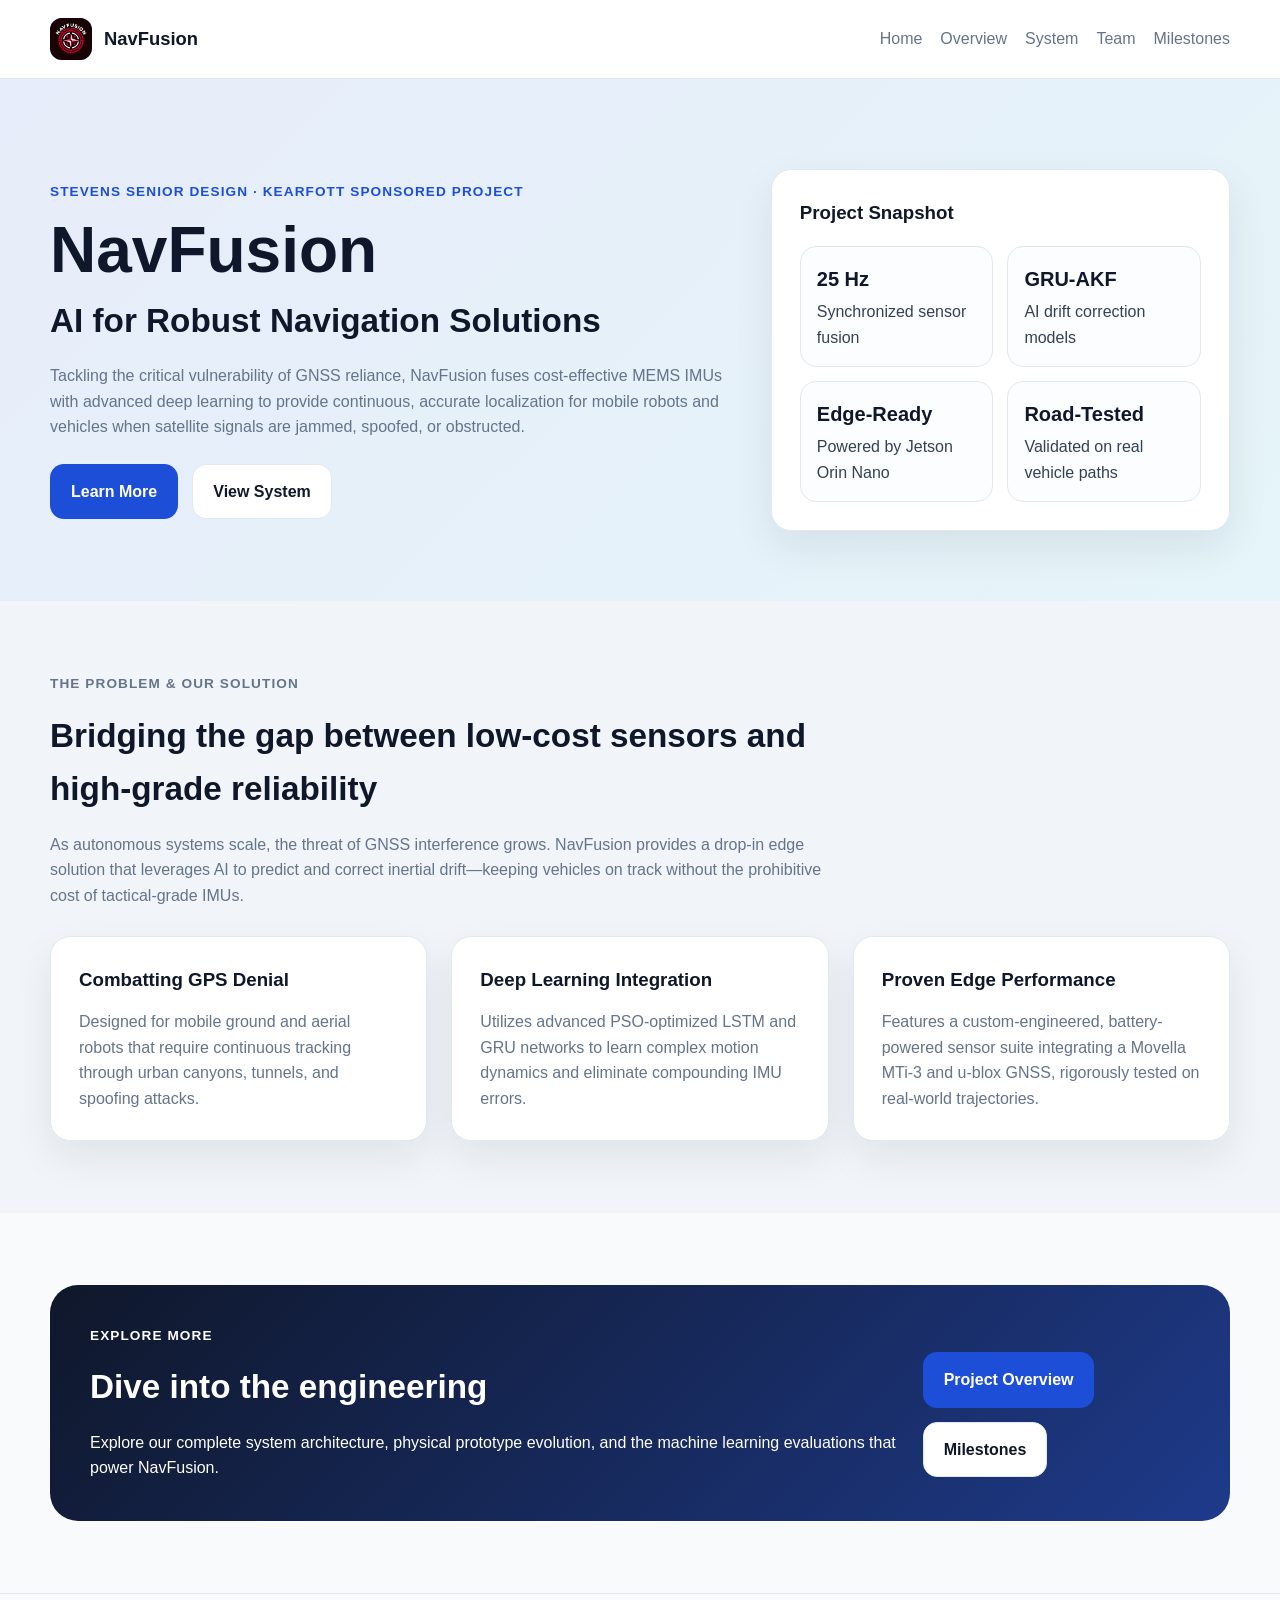
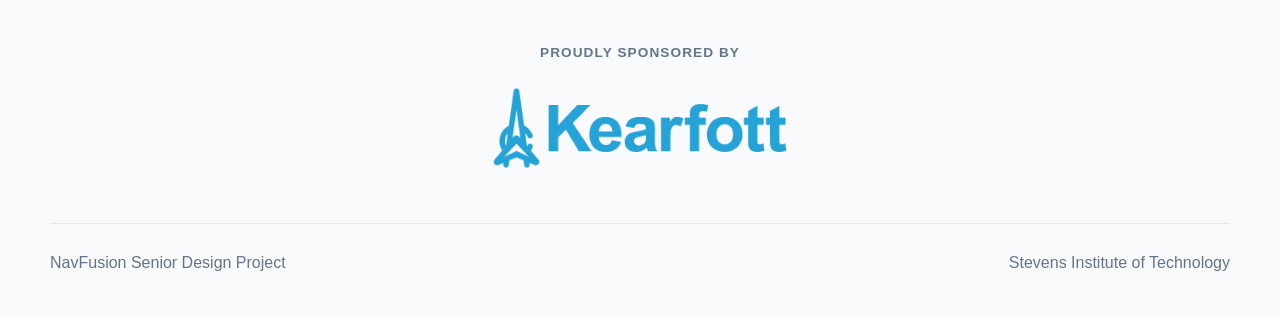
<file: index.html>
<!DOCTYPE html>
<html lang="en">
<head>
  <meta charset="UTF-8" />
  <meta name="viewport" content="width=device-width, initial-scale=1.0" />
  <title>NavFusion | Home</title>
  <link rel="stylesheet" href="styles.css" />
  <link rel="icon" href="navfusion_logo.png" type="image/png" />
</head>
<body>
  <header class="topbar">
    <div class="container nav">
      <a href="index.html" class="brand">
        <img src="navfusion_logo.png" alt="NF" class="brand-mark">
        <span>NavFusion</span>
      </a>
      <button class="menu-toggle" aria-label="Toggle Navigation">&#9776;</button>
      <nav>
        <a href="index.html">Home</a>
        <a href="overview.html">Overview</a>
        <a href="system.html">System</a>
        <a href="team.html">Team</a>
        <a href="milestones.html">Milestones</a>
      </nav>
    </div>
  </header>

  <section class="hero">
    <div class="container hero-grid">
      <div>
        <p class="eyebrow">Stevens Senior Design · Kearfott Sponsored Project</p>
        <h1>NavFusion</h1>
        <h2>AI for Robust Navigation Solutions</h2>
        <p class="hero-text">
          Tackling the critical vulnerability of GNSS reliance, NavFusion fuses cost-effective MEMS IMUs with advanced deep learning to provide continuous, accurate localization for mobile robots and vehicles when satellite signals are jammed, spoofed, or obstructed.
        </p>
        <div class="button-row">
          <a class="btn btn-primary" href="overview.html">Learn More</a>
          <a class="btn btn-secondary" href="system.html">View System</a>
        </div>
      </div>

      <div class="card hero-card">
        <h3>Project Snapshot</h3>
        <div class="stats">
          <div class="stat">
            <strong>25 Hz</strong>
            <span>Synchronized sensor fusion</span>
          </div>
          <div class="stat">
            <strong>GRU-AKF</strong>
            <span>AI drift correction models</span>
          </div>
          <div class="stat">
            <strong>Edge-Ready</strong>
            <span>Powered by Jetson Orin Nano</span>
          </div>
          <div class="stat">
            <strong>Road-Tested</strong>
            <span>Validated on real vehicle paths</span>
          </div>
        </div>
      </div>
    </div>
  </section>

  <section class="section light">
    <div class="container">
      <div class="section-heading">
        <p class="eyebrow">The Problem & Our Solution</p>
        <h2>Bridging the gap between low-cost sensors and high-grade reliability</h2>
        <p>
          As autonomous systems scale, the threat of GNSS interference grows. NavFusion provides a drop-in edge solution that leverages AI to predict and correct inertial drift—keeping vehicles on track without the prohibitive cost of tactical-grade IMUs.
        </p>
      </div>

      <div class="grid-3">
        <div class="card">
          <h3>Combatting GPS Denial</h3>
          <p>Designed for mobile ground and aerial robots that require continuous tracking through urban canyons, tunnels, and spoofing attacks.</p>
        </div>
        <div class="card">
          <h3>Deep Learning Integration</h3>
          <p>Utilizes advanced PSO-optimized LSTM and GRU networks to learn complex motion dynamics and eliminate compounding IMU errors.</p>
        </div>
        <div class="card">
          <h3>Proven Edge Performance</h3>
          <p>Features a custom-engineered, battery-powered sensor suite integrating a Movella MTi-3 and u-blox GNSS, rigorously tested on real-world trajectories.</p>
        </div>
      </div>
    </div>
  </section>

  <section class="section">
    <div class="container cta">
      <div>
        <p class="eyebrow">Explore More</p>
        <h2>Dive into the engineering</h2>
        <p>
          Explore our complete system architecture, physical prototype evolution, and the machine learning evaluations that power NavFusion.
        </p>
      </div>
      <div class="button-row">
        <a class="btn btn-primary" href="overview.html">Project Overview</a>
        <a class="btn btn-secondary" href="milestones.html">Milestones</a>
      </div>
    </div>
  </section>

  <section class="section" style="padding: 3rem 0; border-top: 1px solid #e2e8f0; text-align: center;">
    <div class="container">
      <p class="eyebrow" style="margin-bottom: 1.5rem; color: #64748b;">Proudly Sponsored By</p>
      <img src="pictures/Kearfott-Logo_Blue.png" alt="Kearfott Guidance and Navigation" style="max-height: 80px; width: auto; opacity: 0.85;">
    </div>
  </section>

  <footer>
    <div class="container footer">
      <p>NavFusion Senior Design Project</p>
      <p>Stevens Institute of Technology</p>
    </div>
  </footer>
  <script src="nav.js"></script>
</body>
</html>
</file>
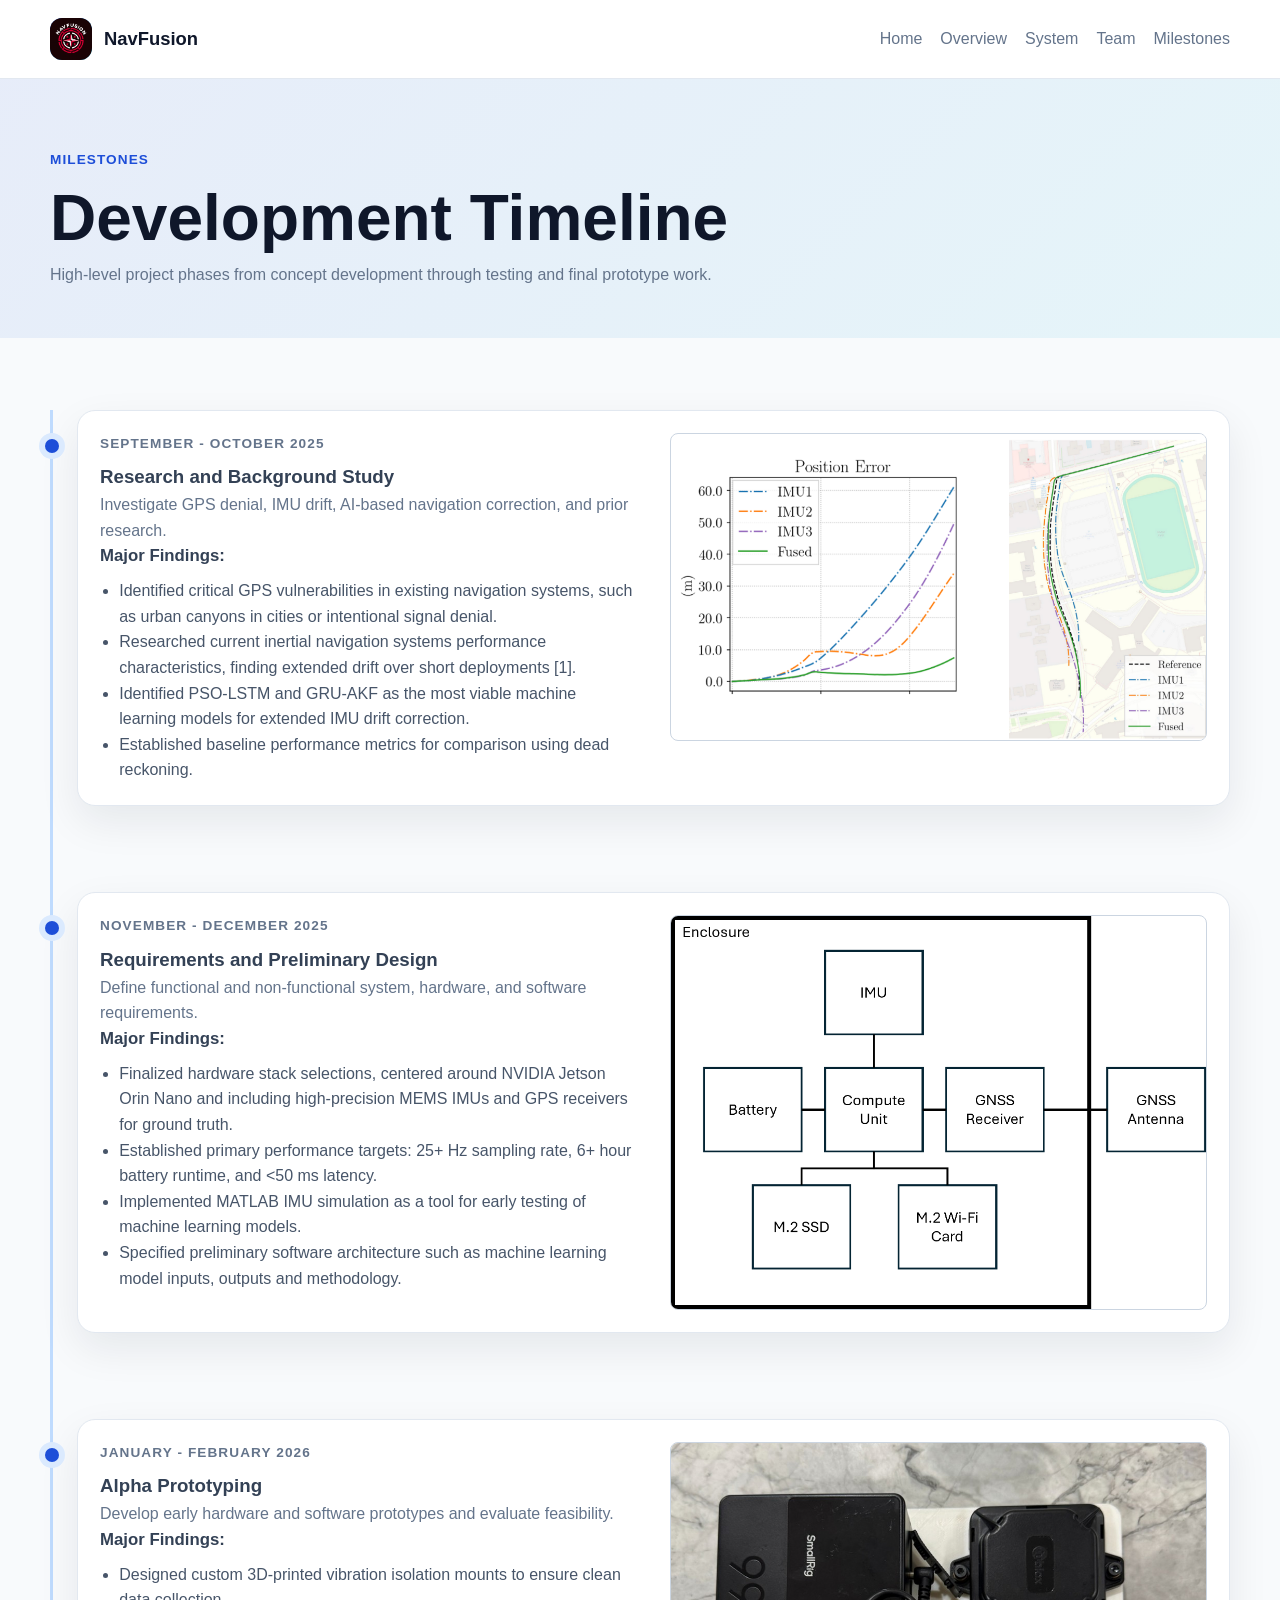
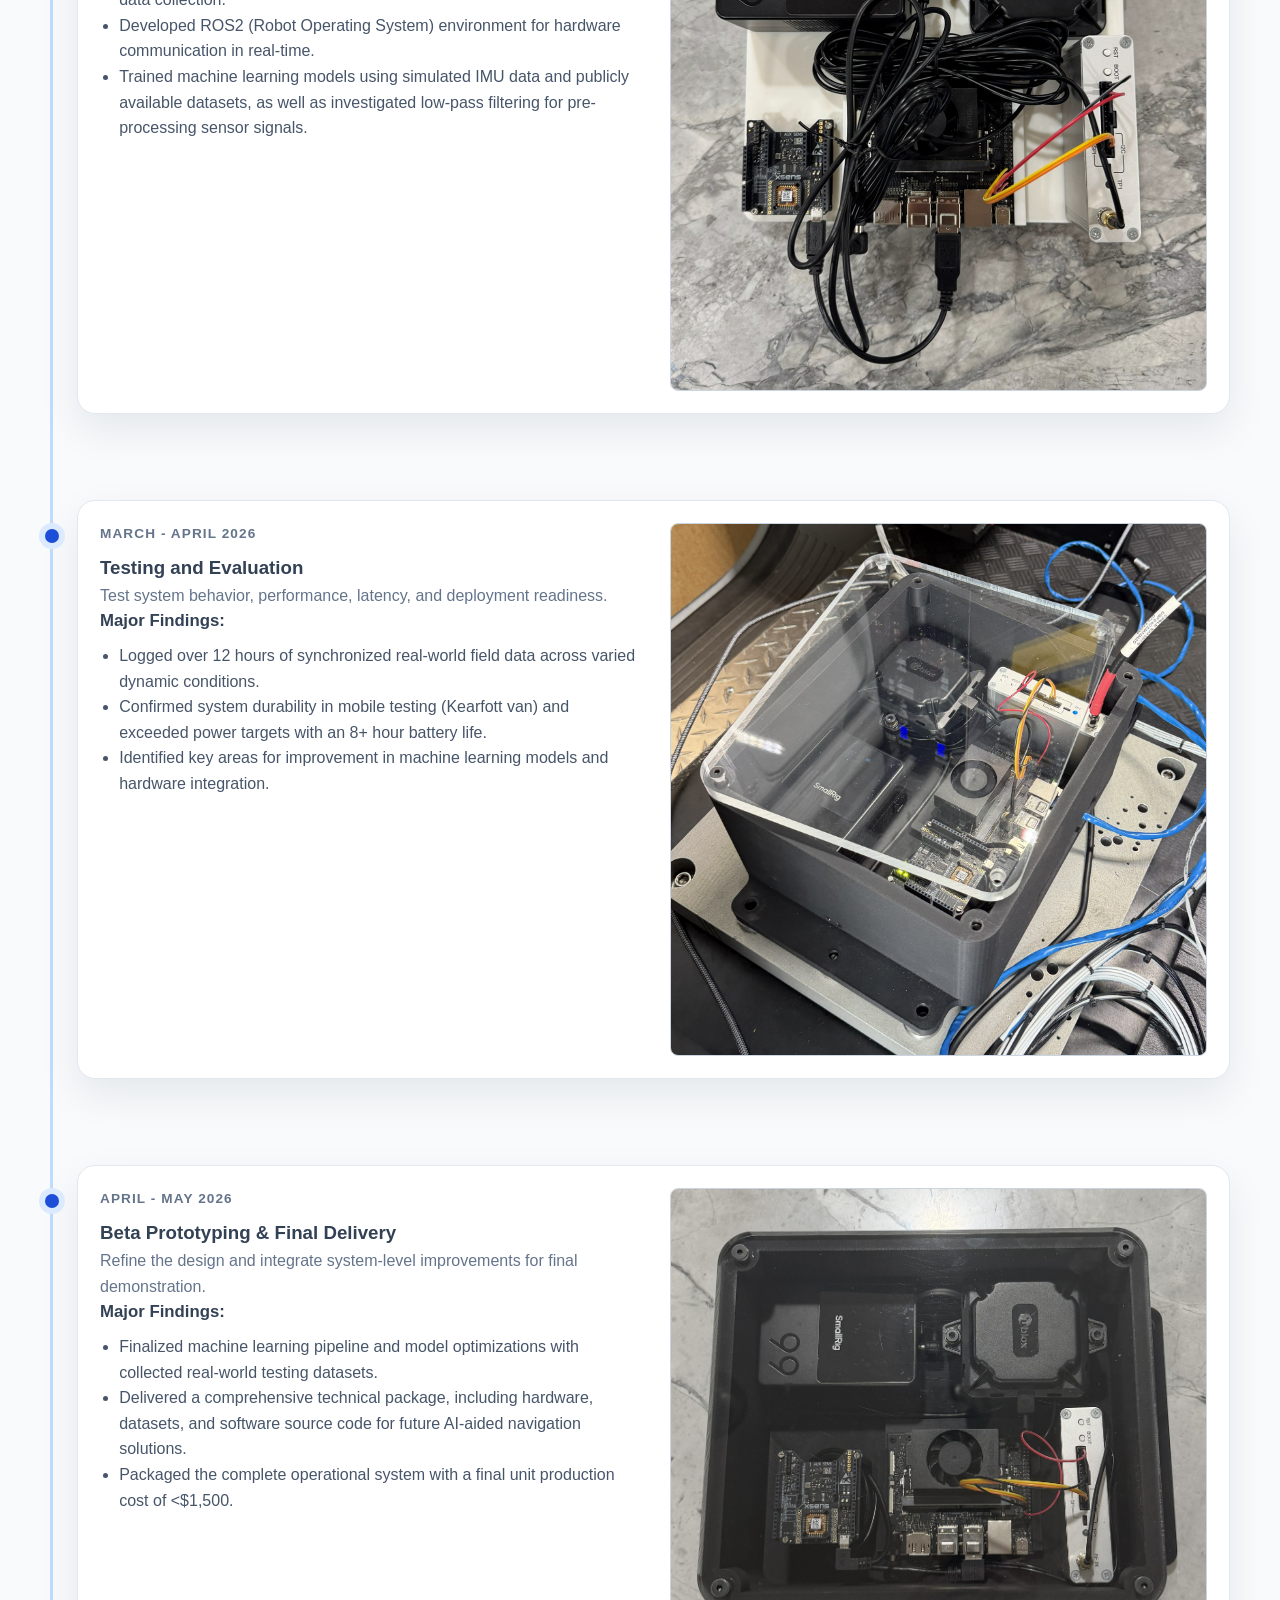
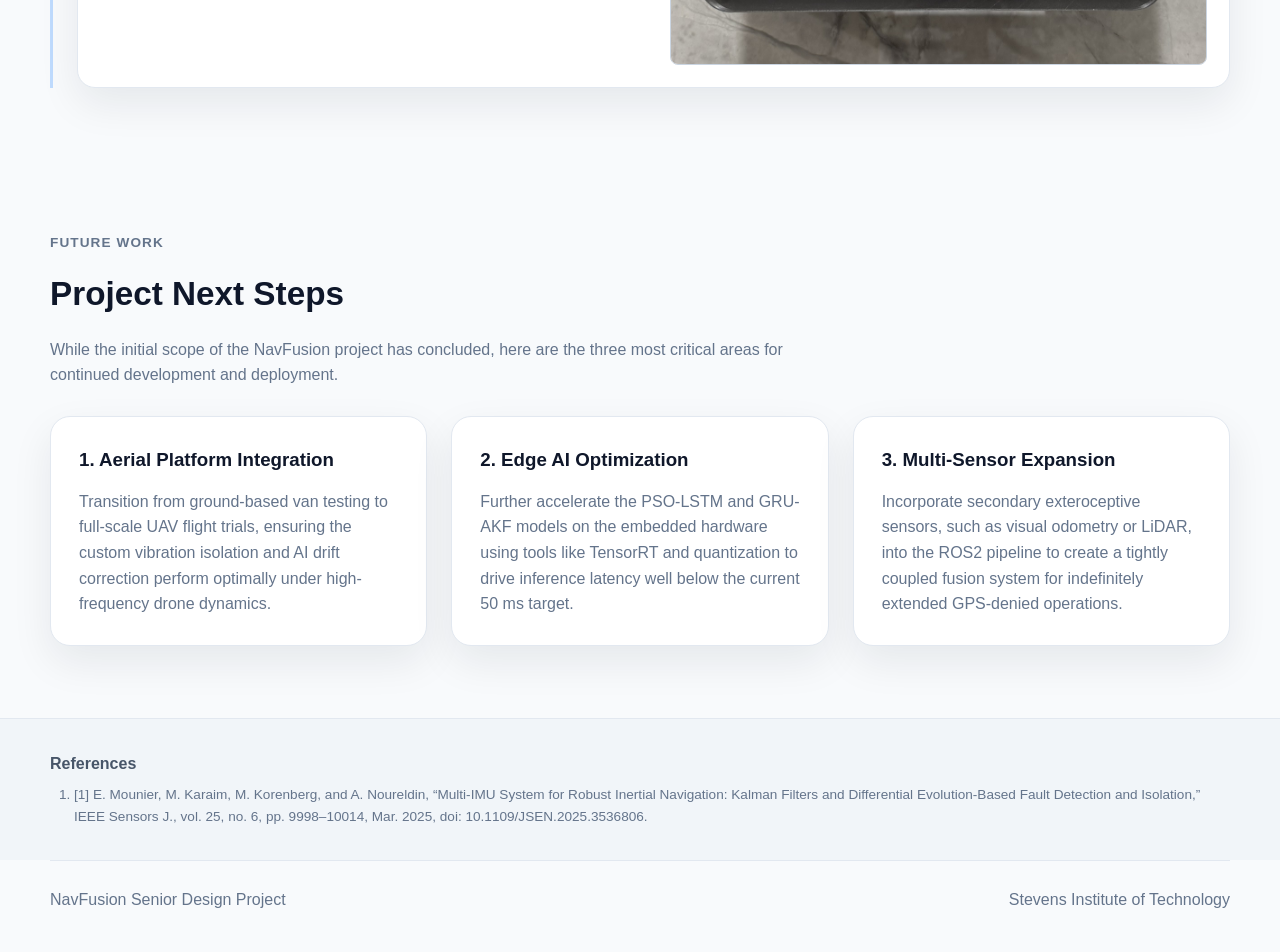
<file: milestones.html>
<!DOCTYPE html>
<html lang="en">
<head>
  <meta charset="UTF-8" />
  <meta name="viewport" content="width=device-width, initial-scale=1.0" />
  <title>NavFusion | Milestones</title>
  <link rel="stylesheet" href="styles.css" />
  <link rel="icon" href="navfusion_logo.png" type="image/png" />
</head>
<body>
  <header class="topbar">
    <div class="container nav">
      <a href="index.html" class="brand">
        <img src="navfusion_logo.png" alt="NF" class="brand-mark">
        <span>NavFusion</span>
      </a>
      <button class="menu-toggle" aria-label="Toggle Navigation">&#9776;</button>
      <nav>
        <a href="index.html">Home</a>
        <a href="overview.html">Overview</a>
        <a href="system.html">System</a>
        <a href="team.html">Team</a>
        <a href="milestones.html">Milestones</a>
      </nav>
    </div>
  </header>

  <section class="page-hero">
    <div class="container">
      <p class="eyebrow">Milestones</p>
      <h1>Development Timeline</h1>
      <p class="page-intro">
        High-level project phases from concept development through testing and final prototype work.
      </p>
    </div>
  </section>

  <section class="section">
    <div class="container timeline">
      
      <div class="timeline-item" style="margin-bottom: 4rem;">
        <div class="grid-2" style="align-items: start; gap: 2rem;">
          <div>
            <p class="eyebrow" style="margin-bottom: 0.5rem; color: #64748b;">September - October 2025</p>
            <h3 style="margin-top: 0;">Research and Background Study</h3>
            <p>Investigate GPS denial, IMU drift, AI-based navigation correction, and prior research.</p>
            <h4 style="margin-bottom: 0.5rem; font-size: 1.05rem;">Major Findings:</h4>
            <ul style="padding-left: 1.2rem; margin-top: 0; color: #475569;">
              <li>Identified critical GPS vulnerabilities in existing navigation systems, such as urban canyons in cities or intentional signal denial.</li>
              <li>Researched current inertial navigation systems performance characteristics, finding extended drift over short deployments [1].</li>
              <li>Identified PSO-LSTM and GRU-AKF as the most viable machine learning models for extended IMU drift correction.</li>
              <li>Established baseline performance metrics for comparison using dead reckoning.</li>
            </ul>
          </div>
          <div style="display: flex; align-items: center; justify-content: center;">
            <img src="pictures/currentsolutions_milestones.png" alt="Hardware Architecture Diagram" style="width: 100%; height: auto; border-radius: 8px; border: 1px solid #cbd5e1;">
          </div>
        </div>
      </div>

      <div class="timeline-item" style="margin-bottom: 4rem;">
        <div class="grid-2" style="align-items: start; gap: 2rem;">
          <div>
            <p class="eyebrow" style="margin-bottom: 0.5rem; color: #64748b;">November - December 2025</p>
            <h3 style="margin-top: 0;">Requirements and Preliminary Design</h3>
            <p>Define functional and non-functional system, hardware, and software requirements.</p>
            <h4 style="margin-bottom: 0.5rem; font-size: 1.05rem;">Major Findings:</h4>
            <ul style="padding-left: 1.2rem; margin-top: 0; color: #475569;">
              <li>Finalized hardware stack selections, centered around NVIDIA Jetson Orin Nano and including high-precision MEMS IMUs and GPS receivers for ground truth.</li>
              <li>Established primary performance targets: 25+ Hz sampling rate, 6+ hour battery runtime, and &lt;50 ms latency.</li>
              <li>Implemented MATLAB IMU simulation as a tool for early testing of machine learning models.</li>
              <li>Specified preliminary software architecture such as machine learning model inputs, outputs and methodology.</li>
            </ul>
          </div>
          <div style="display: flex; align-items: center; justify-content: center;">
            <img src="pictures/hardware_architecture.png" alt="Hardware Architecture Diagram" style="width: 100%; height: auto; border-radius: 8px; border: 1px solid #cbd5e1;">
          </div>
        </div>
      </div>

      <div class="timeline-item" style="margin-bottom: 4rem;">
        <div class="grid-2" style="align-items: start; gap: 2rem;">
          <div>
            <p class="eyebrow" style="margin-bottom: 0.5rem; color: #64748b;">January - February 2026</p>
            <h3 style="margin-top: 0;">Alpha Prototyping</h3>
            <p>Develop early hardware and software prototypes and evaluate feasibility.</p>
            <h4 style="margin-bottom: 0.5rem; font-size: 1.05rem;">Major Findings:</h4>
            <ul style="padding-left: 1.2rem; margin-top: 0; color: #475569;">
              <li>Designed custom 3D-printed vibration isolation mounts to ensure clean data collection.</li>
              <li>Developed ROS2 (Robot Operating System) environment for hardware communication in real-time.</li>
              <li>Trained machine learning models using simulated IMU data and publicly available datasets, as well as investigated low-pass filtering for pre-processing sensor signals.</li>
            </ul>
          </div>
          <div style="display: flex; align-items: center; justify-content: center;">
            <img src="pictures/alpha_prototype.jpg" alt="Alpha Prototype" style="width: 100%; height: auto; border-radius: 8px; border: 1px solid #cbd5e1;">
          </div>
        </div>
      </div>

      <div class="timeline-item" style="margin-bottom: 4rem;">
        <div class="grid-2" style="align-items: start; gap: 2rem;">
          <div>
            <p class="eyebrow" style="margin-bottom: 0.5rem; color: #64748b;">March - April 2026</p>
            <h3 style="margin-top: 0;">Testing and Evaluation</h3>
            <p>Test system behavior, performance, latency, and deployment readiness.</p>
            <h4 style="margin-bottom: 0.5rem; font-size: 1.05rem;">Major Findings:</h4>
            <ul style="padding-left: 1.2rem; margin-top: 0; color: #475569;">
              <li>Logged over 12 hours of synchronized real-world field data across varied dynamic conditions.</li>
              <li>Confirmed system durability in mobile testing (Kearfott van) and exceeded power targets with an 8+ hour battery life.</li>
              <li>Identified key areas for improvement in machine learning models and hardware integration.</li>
            </ul>
          </div>
          <div style="display: flex; align-items: center; justify-content: center;">
            <img src="pictures/testing_setup_kearfottvan.jpg" alt="Kearfott Van Testing Setup" style="width: 100%; height: auto; border-radius: 8px; border: 1px solid #cbd5e1;">
          </div>
        </div>
      </div>

      <div class="timeline-item">
        <div class="grid-2" style="align-items: start; gap: 2rem;">
          <div>
            <p class="eyebrow" style="margin-bottom: 0.5rem; color: #64748b;">April - May 2026</p>
            <h3 style="margin-top: 0;">Beta Prototyping & Final Delivery</h3>
            <p>Refine the design and integrate system-level improvements for final demonstration.</p>
            <h4 style="margin-bottom: 0.5rem; font-size: 1.05rem;">Major Findings:</h4>
            <ul style="padding-left: 1.2rem; margin-top: 0; color: #475569;">
              <li>Finalized machine learning pipeline and model optimizations with collected real-world testing datasets.</li>
              <li>Delivered a comprehensive technical package, including hardware, datasets, and software source code for future AI-aided navigation solutions.</li>
              <li>Packaged the complete operational system with a final unit production cost of &lt;$1,500.</li>
            </ul>
          </div>
          <div style="display: flex; align-items: center; justify-content: center;">
            <img src="pictures/final_prototype.jpg" alt="Final Prototype" style="width: 100%; height: auto; border-radius: 8px; border: 1px solid #cbd5e1;">
          </div>
        </div>
      </div>
    </div>
  </section>

  <section class="section">
    <div class="container">
      <div class="section-heading">
        <p class="eyebrow">Future Work</p>
        <h2>Project Next Steps</h2>
        <p>While the initial scope of the NavFusion project has concluded, here are the three most critical areas for continued development and deployment.</p>
      </div>
      
      <div class="grid-3">
        <div class="card">
          <h3>1. Aerial Platform Integration</h3>
          <p>Transition from ground-based van testing to full-scale UAV flight trials, ensuring the custom vibration isolation and AI drift correction perform optimally under high-frequency drone dynamics.</p>
        </div>
        <div class="card">
          <h3>2. Edge AI Optimization</h3>
          <p>Further accelerate the PSO-LSTM and GRU-AKF models on the embedded hardware using tools like TensorRT and quantization to drive inference latency well below the current 50 ms target.</p>
        </div>
        <div class="card">
          <h3>3. Multi-Sensor Expansion</h3>
          <p>Incorporate secondary exteroceptive sensors, such as visual odometry or LiDAR, into the ROS2 pipeline to create a tightly coupled fusion system for indefinitely extended GPS-denied operations.</p>
        </div>
      </div>
    </div>
  </section>

  <section class="section light" style="padding: 2rem 0; border-top: 1px solid #e2e8f0;">
    <div class="container">
      <div style="font-size: 0.85rem; color: #64748b;">
        <h3 style="font-size: 1rem; margin-bottom: 0.5rem; color: #475569;">References</h3>
        <ol style="padding-left: 1.5rem; margin: 0; line-height: 1.6;">
          <li>[1] E. Mounier, M. Karaim, M. Korenberg, and A. Noureldin, “Multi-IMU System for Robust Inertial Navigation: Kalman Filters and Differential Evolution-Based Fault Detection and Isolation,” IEEE Sensors J., vol. 25, no. 6, pp. 9998–10014, Mar. 2025, doi: 10.1109/JSEN.2025.3536806.</li>
          
        </ol>
      </div>
    </div>
  </section>

  <footer>
    <div class="container footer">
      <p>NavFusion Senior Design Project</p>
      <p>Stevens Institute of Technology</p>
    </div>
  </footer>
  <script src="nav.js"></script>
</body>
</html>
</file>
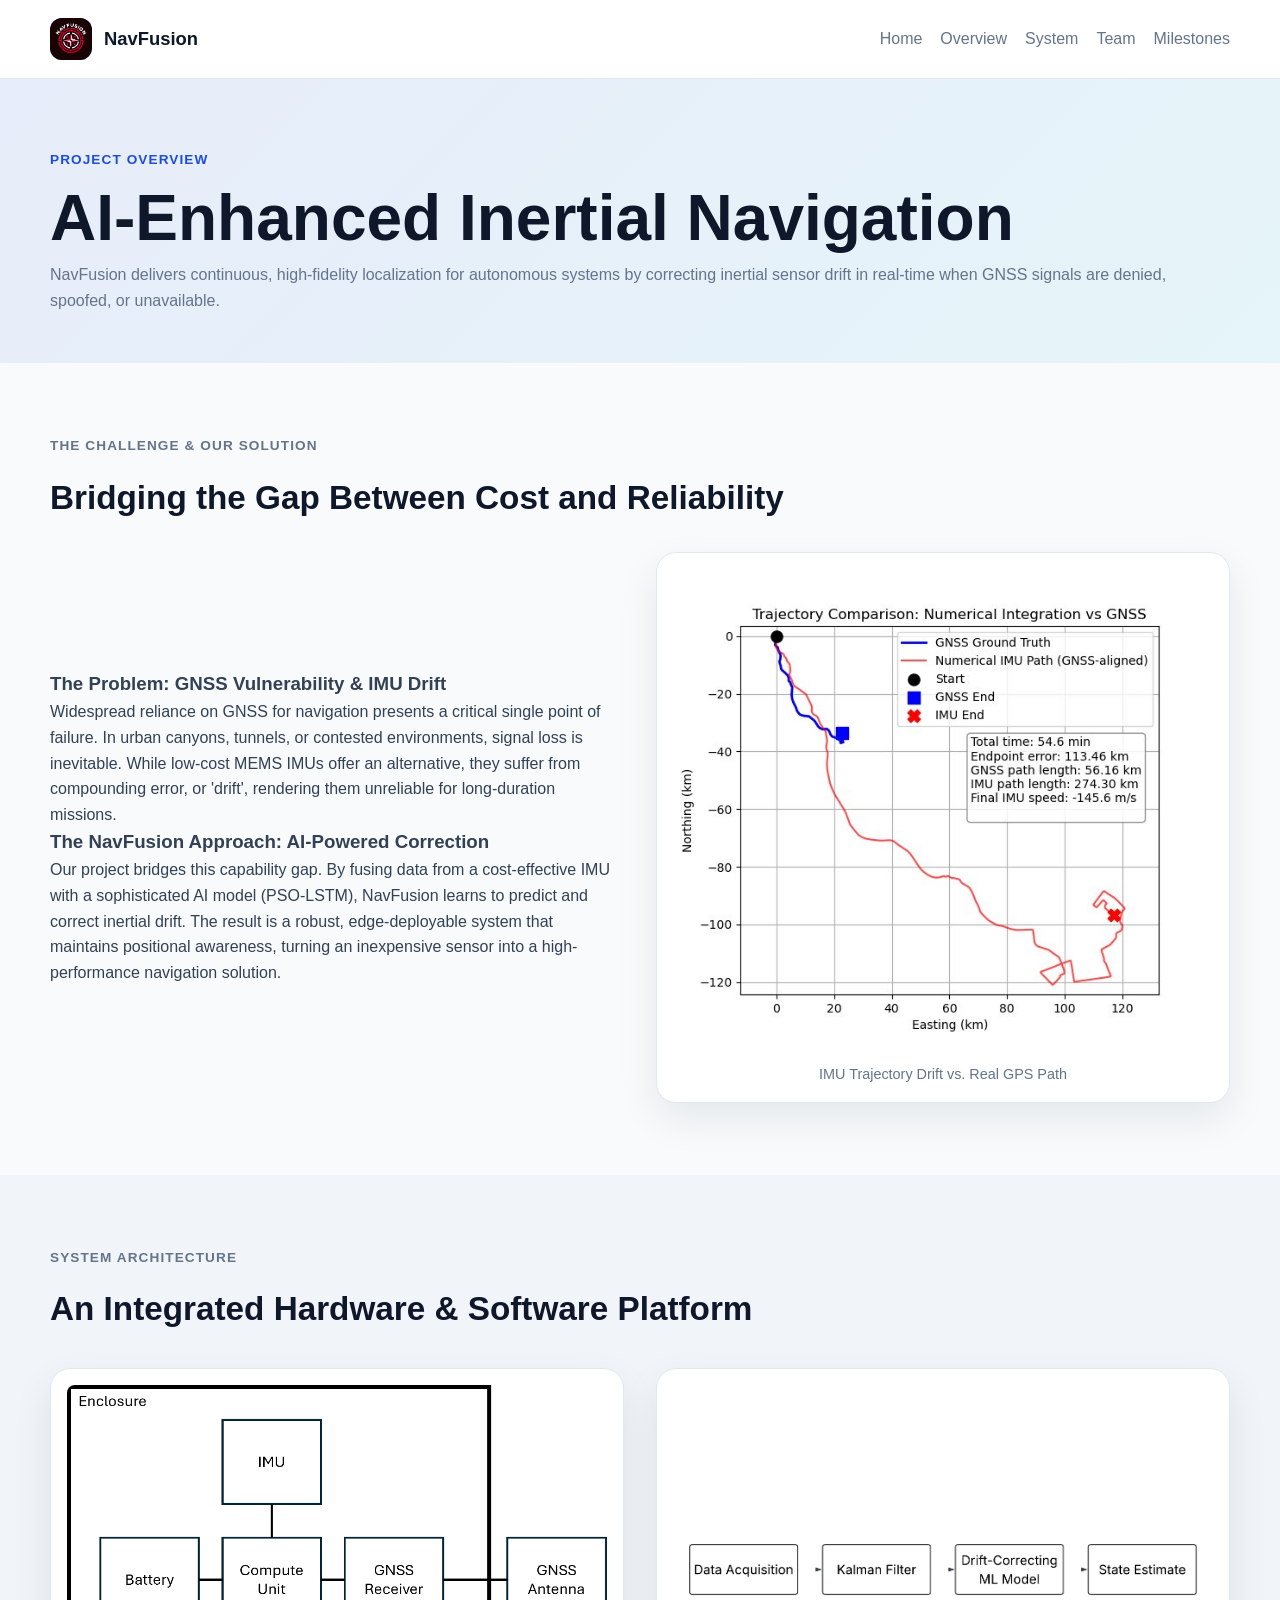
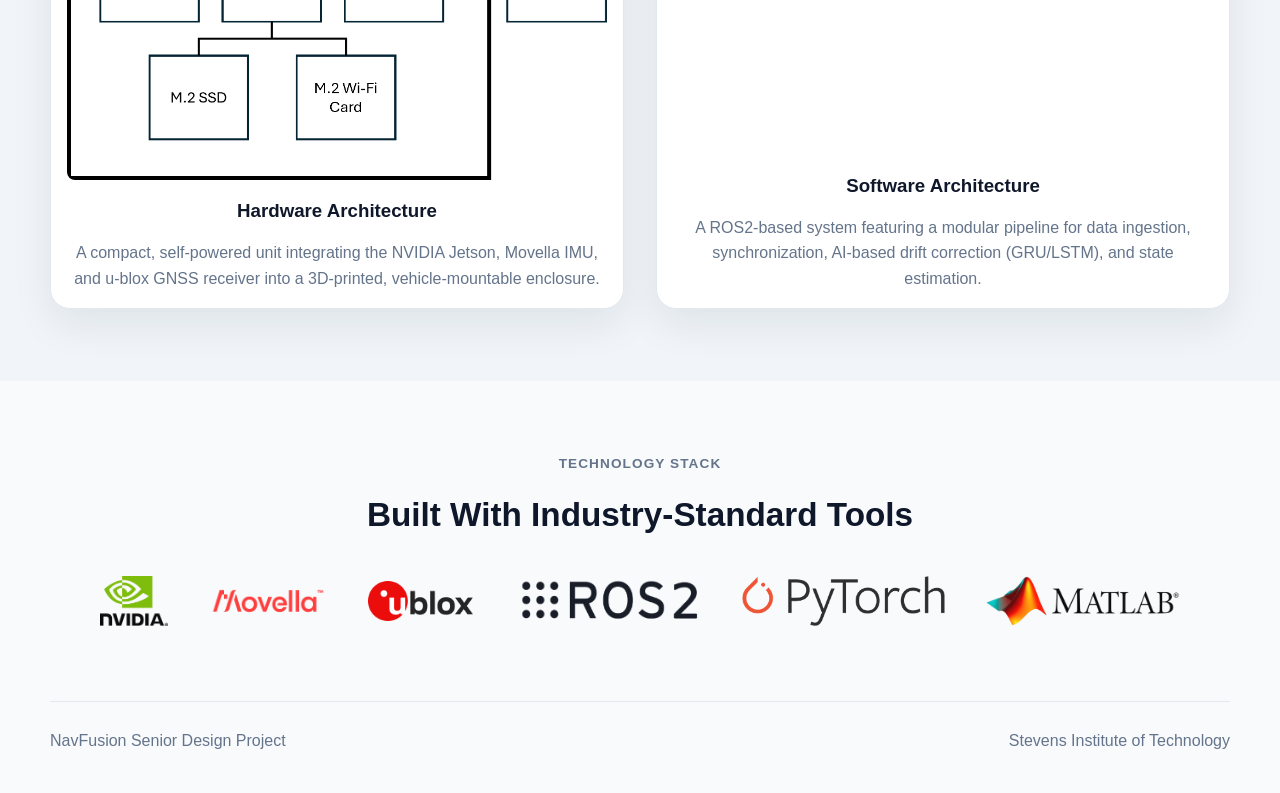
<file: overview.html>
<!DOCTYPE html>
<html lang="en">
<head>
  <meta charset="UTF-8" />
  <meta name="viewport" content="width=device-width, initial-scale=1.0" />
  <title>NavFusion | Overview</title>
  <link rel="stylesheet" href="styles.css" />
  <link rel="icon" href="navfusion_logo.png" type="image/png" />
</head>
<body>
  <header class="topbar">
    <div class="container nav">
      <a href="index.html" class="brand">
        <img src="navfusion_logo.png" alt="NF" class="brand-mark">
        <span>NavFusion</span>
      </a>
      <button class="menu-toggle" aria-label="Toggle Navigation">&#9776;</button>
      <nav>
        <a href="index.html">Home</a>
        <a href="overview.html">Overview</a>
        <a href="system.html">System</a>
        <a href="team.html">Team</a>
        <a href="milestones.html">Milestones</a>
      </nav>
    </div>
  </header>

  <section class="page-hero">
    <div class="container">
      <p class="eyebrow">Project Overview</p>
      <h1>AI-Enhanced Inertial Navigation</h1>
      <p class="page-intro">
        NavFusion delivers continuous, high-fidelity localization for autonomous systems by
        correcting inertial sensor drift in real-time when GNSS signals are denied, spoofed, or
        unavailable.
      </p>
    </div>
  </section>

  <section class="section">
    <div class="container">
      <div class="section-heading">
        <p class="eyebrow">The Challenge & Our Solution</p>
        <h2>Bridging the Gap Between Cost and Reliability</h2>
      </div>
      <div class="grid-2" style="align-items: center; gap: 2rem;">
        <div>
          <h3>The Problem: GNSS Vulnerability & IMU Drift</h3>
          <p>
            Widespread reliance on GNSS for navigation presents a critical single point of failure. In
            urban canyons, tunnels, or contested environments, signal loss is inevitable. While
            low-cost MEMS IMUs offer an alternative, they suffer from compounding error, or 'drift',
            rendering them unreliable for long-duration missions.
          </p>
          <h3>The NavFusion Approach: AI-Powered Correction</h3>
          <p>
            Our project bridges this capability gap. By fusing data from a cost-effective IMU with a
            sophisticated AI model (PSO-LSTM), NavFusion learns to predict and correct inertial drift.
            The result is a robust, edge-deployable system that maintains positional awareness, turning
            an inexpensive sensor into a high-performance navigation solution.
          </p>
        </div>
        <div class="card" style="text-align: center; padding: 1rem;">
          <img src="pictures/drift_trajectory.jpg" alt="Diagram showing a drifting trajectory vs. a corrected trajectory" style="width: 100%; height: auto; border-radius: 8px;">
          <p style="font-size: 0.9rem; color: #64748b; margin-top: 0.5rem;">IMU Trajectory Drift vs. Real GPS Path</p>
        </div>
      </div>
    </div>
  </section>

  <section class="section light">
    <div class="container">
      <div class="section-heading" style="margin-bottom: 2rem;">
        <p class="eyebrow">System Architecture</p>
        <h2>An Integrated Hardware & Software Platform</h2>
      </div>
      <div class="grid-2" style="gap: 2rem;">
        <div class="card" style="text-align: center; padding: 1rem; display: flex; flex-direction: column;">
          <div style="flex-grow: 1; display: flex; align-items: center; justify-content: center;">
            <img src="pictures/hardware_architecture.png" alt="Hardware architecture diagram based on Milestone 4 Report Figure 11.2" style="width: 100%; height: auto; border-radius: 8px;">
          </div>
          <h3 style="margin-top: 1rem;">Hardware Architecture</h3>
          <p>A compact, self-powered unit integrating the NVIDIA Jetson, Movella IMU, and u-blox GNSS receiver into a 3D-printed, vehicle-mountable enclosure.</p>
        </div>
        <div class="card" style="text-align: center; padding: 1rem; display: flex; flex-direction: column;">
          <div style="flex-grow: 1; display: flex; align-items: center; justify-content: center;">
            <img src="pictures/sw_arch.png" alt="Software architecture diagram based on Milestone 4 Report Figure 11.3" style="width: 100%; height: auto; border-radius: 8px;">
          </div>
          <h3 style="margin-top: 1rem;">Software Architecture</h3>
          <p>A ROS2-based system featuring a modular pipeline for data ingestion, synchronization, AI-based drift correction (GRU/LSTM), and state estimation.</p>
        </div>
      </div>
    </div>
  </section>

  <section class="section">
    <div class="container" style="text-align: center;">
      <div class="section-heading" style="text-align: center; margin: 0 auto;">
        <p class="eyebrow">Technology Stack</p>
        <h2>Built With Industry-Standard Tools</h2>
      </div>
      <div class="logo-grid" style="display: flex; flex-wrap: wrap; justify-content: center; align-items: center; gap: 2.5rem; margin-top: 2rem; opacity: 0.95;">
        <img src="pictures/nvidia_logo.png" alt="NVIDIA Logo" style="max-height: 50px; width: auto;">
        <img src="pictures/movella_logo.webp" alt="Movella Logo" style="max-height: 50px; width: auto;">
        <img src="pictures/ublox_logo.png" alt="u-blox Logo" style="max-height: 40px; width: auto;">
        <img src="pictures/ros2_logo.png" alt="ROS2 Logo" style="max-height: 55px; width: auto;">
        <img src="pictures/pytorch_logo.png" alt="PyTorch Logo" style="max-height: 50px; width: auto;">
        <img src="pictures/matlab_logo.png" alt="MATLAB Logo" style="max-height: 50px; width: auto;">
      </div>
    </div>
  </section>

  <footer>
    <div class="container footer">
      <p>NavFusion Senior Design Project</p>
      <p>Stevens Institute of Technology</p>
    </div>
  </footer>
  <script src="nav.js"></script>
</body>
</html>
</file>
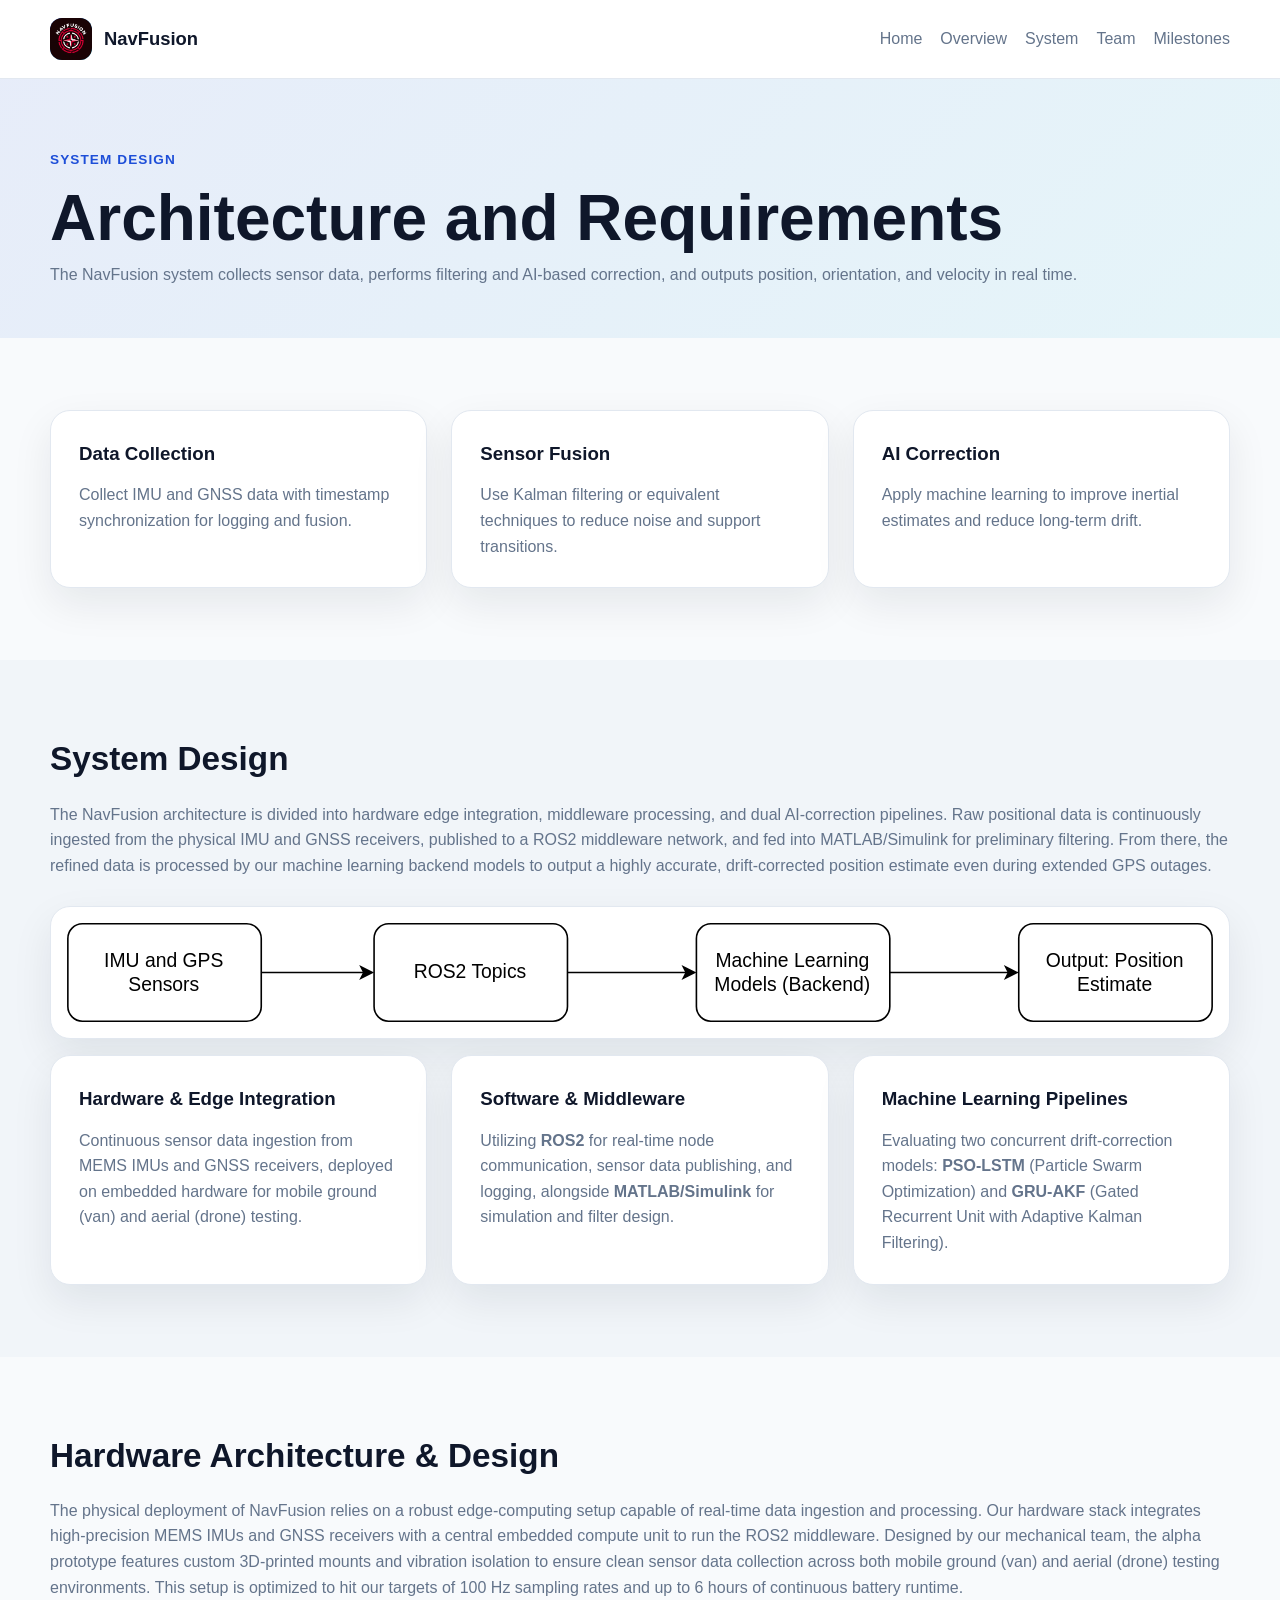
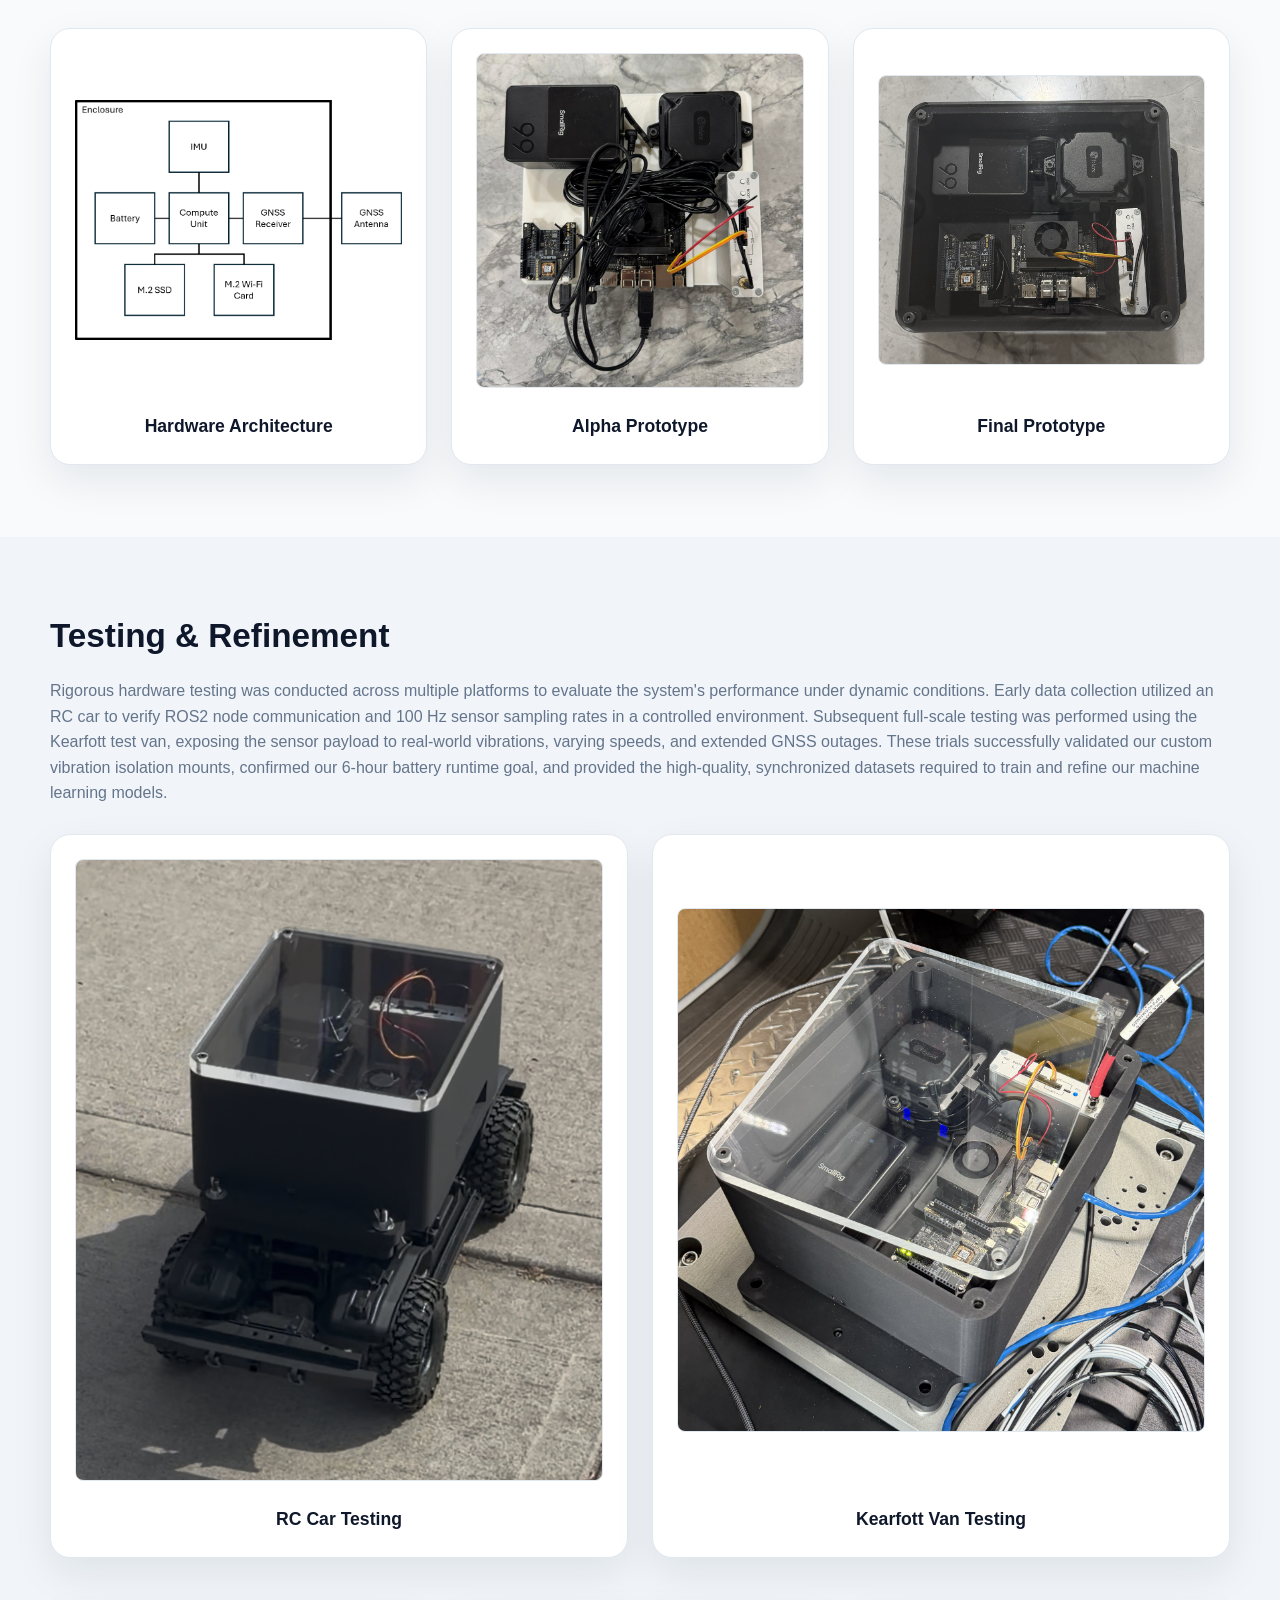
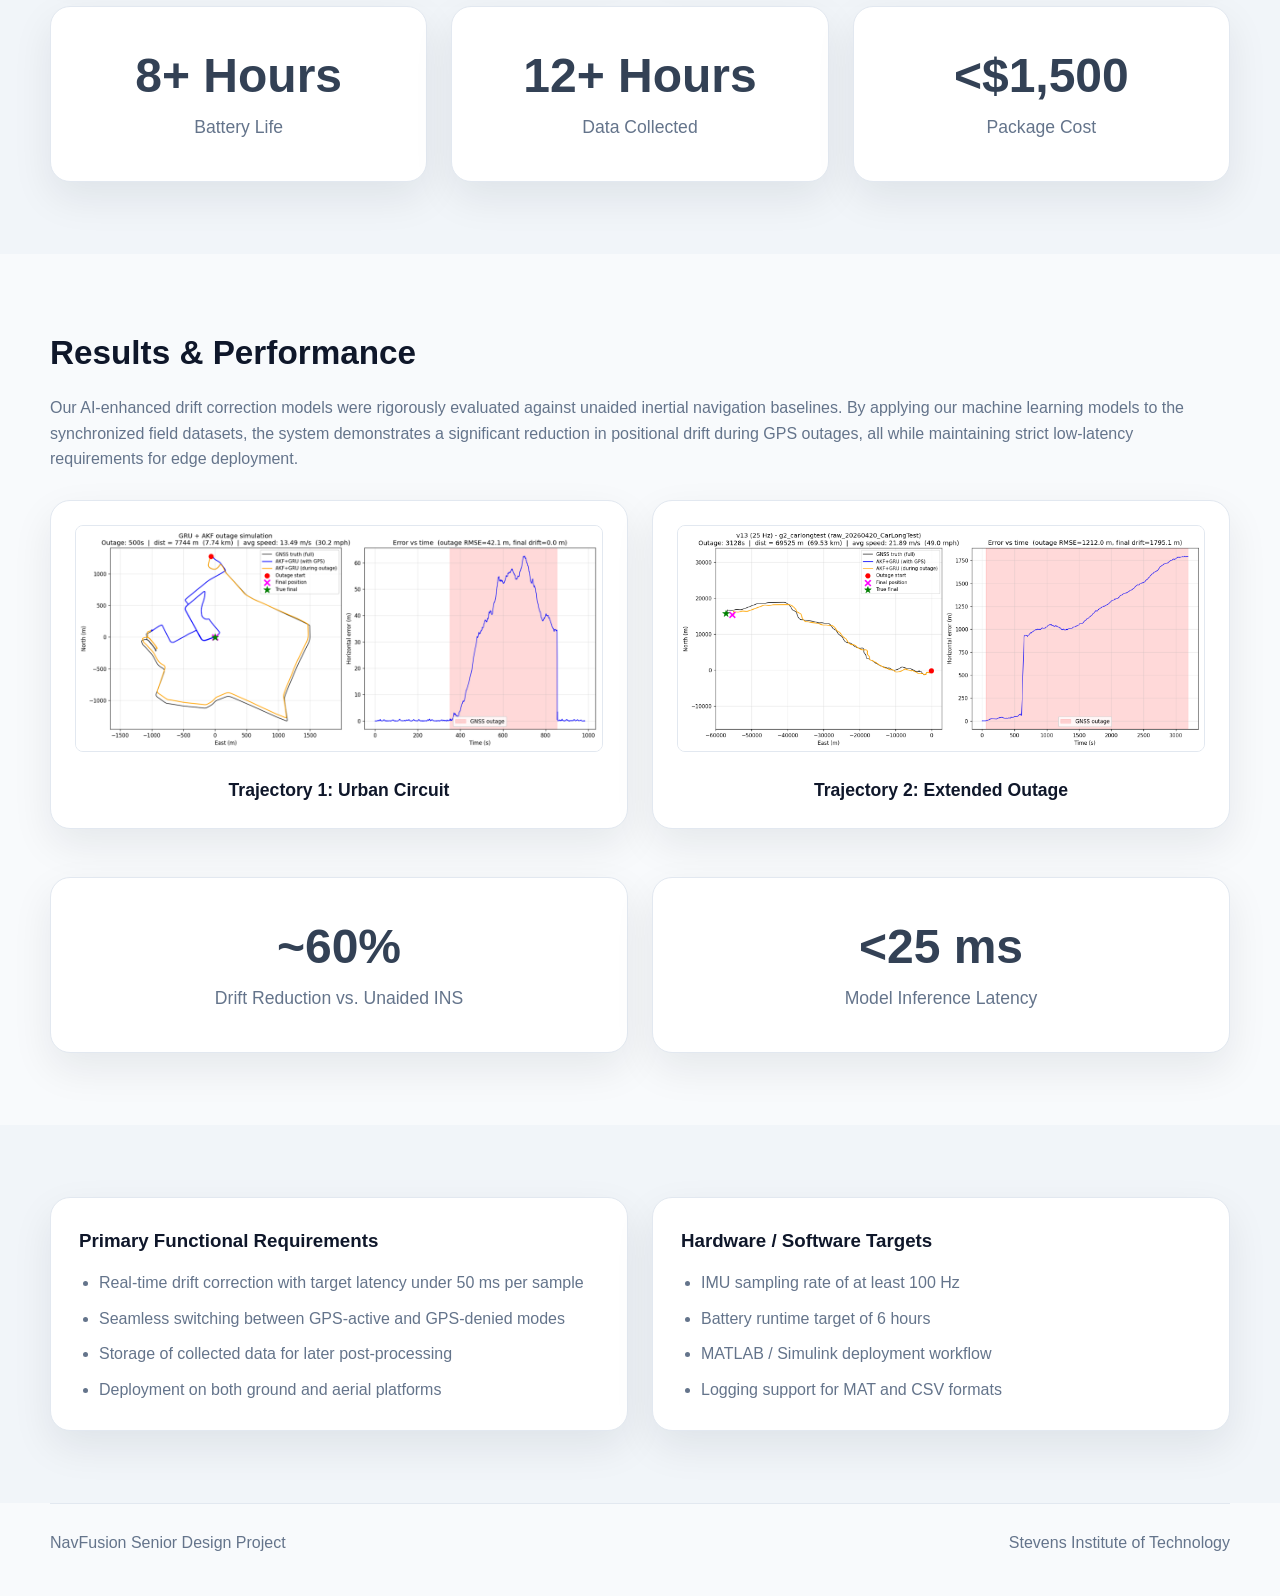
<file: system.html>
<!DOCTYPE html>
<html lang="en">
<head>
  <meta charset="UTF-8" />
  <meta name="viewport" content="width=device-width, initial-scale=1.0" />
  <title>NavFusion | System</title>
  <link rel="stylesheet" href="styles.css" />
  <link rel="icon" href="navfusion_logo.png" type="image/png" />
</head>
<body>
  <header class="topbar">
    <div class="container nav">
      <a href="index.html" class="brand">
        <img src="navfusion_logo.png" alt="NF" class="brand-mark">
        <span>NavFusion</span>
      </a>
      <button class="menu-toggle" aria-label="Toggle Navigation">&#9776;</button>
      <nav>
        <a href="index.html">Home</a>
        <a href="overview.html">Overview</a>
        <a href="system.html">System</a>
        <a href="team.html">Team</a>
        <a href="milestones.html">Milestones</a>
      </nav>
    </div>
  </header>

  <section class="page-hero">
    <div class="container">
      <p class="eyebrow">System Design</p>
      <h1>Architecture and Requirements</h1>
      <p class="page-intro">
        The NavFusion system collects sensor data, performs filtering and AI-based correction, and
        outputs position, orientation, and velocity in real time.
      </p>
    </div>
  </section>

  <section class="section">
    <div class="container grid-3">
      <div class="card">
        <h3>Data Collection</h3>
        <p>Collect IMU and GNSS data with timestamp synchronization for logging and fusion.</p>
      </div>
      <div class="card">
        <h3>Sensor Fusion</h3>
        <p>Use Kalman filtering or equivalent techniques to reduce noise and support transitions.</p>
      </div>
      <div class="card">
        <h3>AI Correction</h3>
        <p>Apply machine learning to improve inertial estimates and reduce long-term drift.</p>
      </div>
    </div>
  </section>

  <section class="section light">
    <div class="container">
      <div class="section-heading" style="max-width: 100%;">
        <h2>System Design</h2>
        <p>The NavFusion architecture is divided into hardware edge integration, middleware processing, and dual AI-correction pipelines. Raw positional data is continuously ingested from the physical IMU and GNSS receivers, published to a ROS2 middleware network, and fed into MATLAB/Simulink for preliminary filtering. From there, the refined data is processed by our machine learning backend models to output a highly accurate, drift-corrected position estimate even during extended GPS outages.</p>
      </div>
      
      <!-- System block diagram image -->
      <div class="diagram-container" style="background: var(--white); padding: 1rem 1rem; border-radius: var(--radius); box-shadow: var(--shadow); border: 1px solid var(--border); margin-bottom: 1rem;">
        <img src="pictures/NavFusionArchFlow.svg" alt="NavFusion System Architecture Flow Diagram" style="width: 100%; height: auto; display: block;">
      </div>

      <div class="grid-3">
        <div class="card">
          <h3>Hardware & Edge Integration</h3>
          <p>Continuous sensor data ingestion from MEMS IMUs and GNSS receivers, deployed on embedded hardware for mobile ground (van) and aerial (drone) testing.</p>
        </div>
        <div class="card">
          <h3>Software & Middleware</h3>
          <p>Utilizing <strong>ROS2</strong> for real-time node communication, sensor data publishing, and logging, alongside <strong>MATLAB/Simulink</strong> for simulation and filter design.</p>
        </div>
        <div class="card">
          <h3>Machine Learning Pipelines</h3>
          <p>Evaluating two concurrent drift-correction models: <strong>PSO-LSTM</strong> (Particle Swarm Optimization) and <strong>GRU-AKF</strong> (Gated Recurrent Unit with Adaptive Kalman Filtering).</p>
        </div>
      </div>
    </div>
  </section>

  <section class="section">
    <div class="container">
      <div class="section-heading" style="max-width: 100%;">
        <h2>Hardware Architecture & Design</h2>
        <p>The physical deployment of NavFusion relies on a robust edge-computing setup capable of real-time data ingestion and processing. Our hardware stack integrates high-precision MEMS IMUs and GNSS receivers with a central embedded compute unit to run the ROS2 middleware. Designed by our mechanical team, the alpha prototype features custom 3D-printed mounts and vibration isolation to ensure clean sensor data collection across both mobile ground (van) and aerial (drone) testing environments. This setup is optimized to hit our targets of 100 Hz sampling rates and up to 6 hours of continuous battery runtime.</p>
      </div>
      
      <div class="grid-3">
        <div class="card" style="padding: 1.5rem; text-align: center; display: flex; flex-direction: column;">
          <div style="flex-grow: 1; display: flex; align-items: center; justify-content: center;">
            <img src="pictures/hardware_architecture.png" alt="Hardware Architecture Layout" style="width: 100%; height: auto; border-radius: 1px;">
          </div>
          <h3 style="margin-top: 1.5rem; font-size: 1.1rem; margin-bottom: 0;">Hardware Architecture</h3>
        </div>
        <div class="card" style="padding: 1.5rem; text-align: center; display: flex; flex-direction: column;">
          <div style="flex-grow: 1; display: flex; align-items: center; justify-content: center;">
            <img src="pictures/alpha_prototype.jpg" alt="Physical Alpha Prototype" style="width: 100%; height: auto; border-radius: 8px; border: 1px solid var(--border);">
          </div>
          <h3 style="margin-top: 1.5rem; font-size: 1.1rem; margin-bottom: 0;">Alpha Prototype</h3>
        </div>
        <div class="card" style="padding: 1.5rem; text-align: center; display: flex; flex-direction: column;">
          <div style="flex-grow: 1; display: flex; align-items: center; justify-content: center;">
            <img src="pictures/final_prototype.jpg" alt="Final Prototype" style="width: 100%; height: auto; border-radius: 8px; border: 1px solid var(--border);">
          </div>
          <h3 style="margin-top: 1.5rem; font-size: 1.1rem; margin-bottom: 0;">Final Prototype</h3>
        </div>
      </div>
    </div>
  </section>

  <section class="section light">
    <div class="container">
      <div class="section-heading" style="max-width: 100%;">
        <h2>Testing & Refinement</h2>
        <p>Rigorous hardware testing was conducted across multiple platforms to evaluate the system's performance under dynamic conditions. Early data collection utilized an RC car to verify ROS2 node communication and 100 Hz sensor sampling rates in a controlled environment. Subsequent full-scale testing was performed using the Kearfott test van, exposing the sensor payload to real-world vibrations, varying speeds, and extended GNSS outages. These trials successfully validated our custom vibration isolation mounts, confirmed our 6-hour battery runtime goal, and provided the high-quality, synchronized datasets required to train and refine our machine learning models.</p>
      </div>
      
      <div class="grid-2">
        <div class="card" style="padding: 1.5rem; text-align: center; display: flex; flex-direction: column;">
          <div style="flex-grow: 1; display: flex; align-items: center; justify-content: center;">
            <img src="pictures/testing_setup_rccar.png" alt="RC Car Testing Setup" style="width: 100%; height: auto; border-radius: 8px; border: 1px solid var(--border);">
          </div>
          <h3 style="margin-top: 1.5rem; font-size: 1.1rem; margin-bottom: 0;">RC Car Testing</h3>
        </div>
        <div class="card" style="padding: 1.5rem; text-align: center; display: flex; flex-direction: column;">
          <div style="flex-grow: 1; display: flex; align-items: center; justify-content: center;">
            <img src="pictures/testing_setup_kearfottvan.jpg" alt="Kearfott Van Testing Setup" style="width: 100%; height: auto; border-radius: 8px; border: 1px solid var(--border);">
          </div>
          <h3 style="margin-top: 1.5rem; font-size: 1.1rem; margin-bottom: 0;">Kearfott Van Testing</h3>
        </div>
      </div>

      <div class="grid-3" style="margin-top: 3rem;">
        <div class="card" style="text-align: center; padding: 2.5rem 1.5rem;">
          <div style="font-size: 3rem; font-weight: 800; margin-bottom: 0.5rem; line-height: 1.2;">8+ Hours</div>
          <p style="margin: 0; font-size: 1.1rem; color: #64748b;">Battery Life</p>
        </div>
        <div class="card" style="text-align: center; padding: 2.5rem 1.5rem;">
          <div style="font-size: 3rem; font-weight: 800; margin-bottom: 0.5rem; line-height: 1.2;">12+ Hours</div>
          <p style="margin: 0; font-size: 1.1rem; color: #64748b;">Data Collected</p>
        </div>
        <div class="card" style="text-align: center; padding: 2.5rem 1.5rem;">
          <div style="font-size: 3rem; font-weight: 800; margin-bottom: 0.5rem; line-height: 1.2;">&lt;$1,500</div>
          <p style="margin: 0; font-size: 1.1rem; color: #64748b;">Package Cost</p>
        </div>
      </div>
    </div>
  </section>

  <section class="section">
    <div class="container">
      <div class="section-heading" style="max-width: 100%;">
        <h2>Results & Performance</h2>
        <p>Our AI-enhanced drift correction models were rigorously evaluated against unaided inertial navigation baselines. By applying our machine learning models to the synchronized field datasets, the system demonstrates a significant reduction in positional drift during GPS outages, all while maintaining strict low-latency requirements for edge deployment.</p>
      </div>
      
      <div class="grid-2">
        <div class="card" style="padding: 1.5rem; text-align: center; display: flex; flex-direction: column;">
          <div style="flex-grow: 1; display: flex; align-items: center; justify-content: center;">
            <img src="pictures/ml_results_1.png" alt="Trajectory 1 Results" style="width: 100%; height: auto; border-radius: 8px; border: 1px solid var(--border);">
          </div>
          <h3 style="margin-top: 1.5rem; font-size: 1.1rem; margin-bottom: 0;">Trajectory 1: Urban Circuit</h3>
        </div>
        <div class="card" style="padding: 1.5rem; text-align: center; display: flex; flex-direction: column;">
          <div style="flex-grow: 1; display: flex; align-items: center; justify-content: center;">
            <img src="pictures/ml_results_2.png" alt="Trajectory 2 Results" style="width: 100%; height: auto; border-radius: 8px; border: 1px solid var(--border);">
          </div>
          <h3 style="margin-top: 1.5rem; font-size: 1.1rem; margin-bottom: 0;">Trajectory 2: Extended Outage</h3>
        </div>
      </div>

      <div class="grid-2" style="margin-top: 3rem;">
        <div class="card" style="text-align: center; padding: 2.5rem 1.5rem;">
          <div style="font-size: 3rem; font-weight: 800; margin-bottom: 0.5rem; line-height: 1.2;">~60%</div>
          <p style="margin: 0; font-size: 1.1rem; color: #64748b;">Drift Reduction vs. Unaided INS</p>
        </div>
        <div class="card" style="text-align: center; padding: 2.5rem 1.5rem;">
          <div style="font-size: 3rem; font-weight: 800; margin-bottom: 0.5rem; line-height: 1.2;">&lt;25 ms</div>
          <p style="margin: 0; font-size: 1.1rem; color: #64748b;">Model Inference Latency</p>
        </div>
      </div>
    </div>
  </section>

  <section class="section light">
    <div class="container grid-2">
      <div class="card">
        <h3>Primary Functional Requirements</h3>
        <ul>
          <li>Real-time drift correction with target latency under 50 ms per sample</li>
          <li>Seamless switching between GPS-active and GPS-denied modes</li>
          <li>Storage of collected data for later post-processing</li>
          <li>Deployment on both ground and aerial platforms</li>
        </ul>
      </div>
      <div class="card">
        <h3>Hardware / Software Targets</h3>
        <ul>
          <li>IMU sampling rate of at least 100 Hz</li>
          <li>Battery runtime target of 6 hours</li>
          <li>MATLAB / Simulink deployment workflow</li>
          <li>Logging support for MAT and CSV formats</li>
        </ul>
      </div>
    </div>
  </section>

  <footer>
    <div class="container footer">
      <p>NavFusion Senior Design Project</p>
      <p>Stevens Institute of Technology</p>
    </div>
  </footer>
  <script src="nav.js"></script>
</body>
</html>
</file>
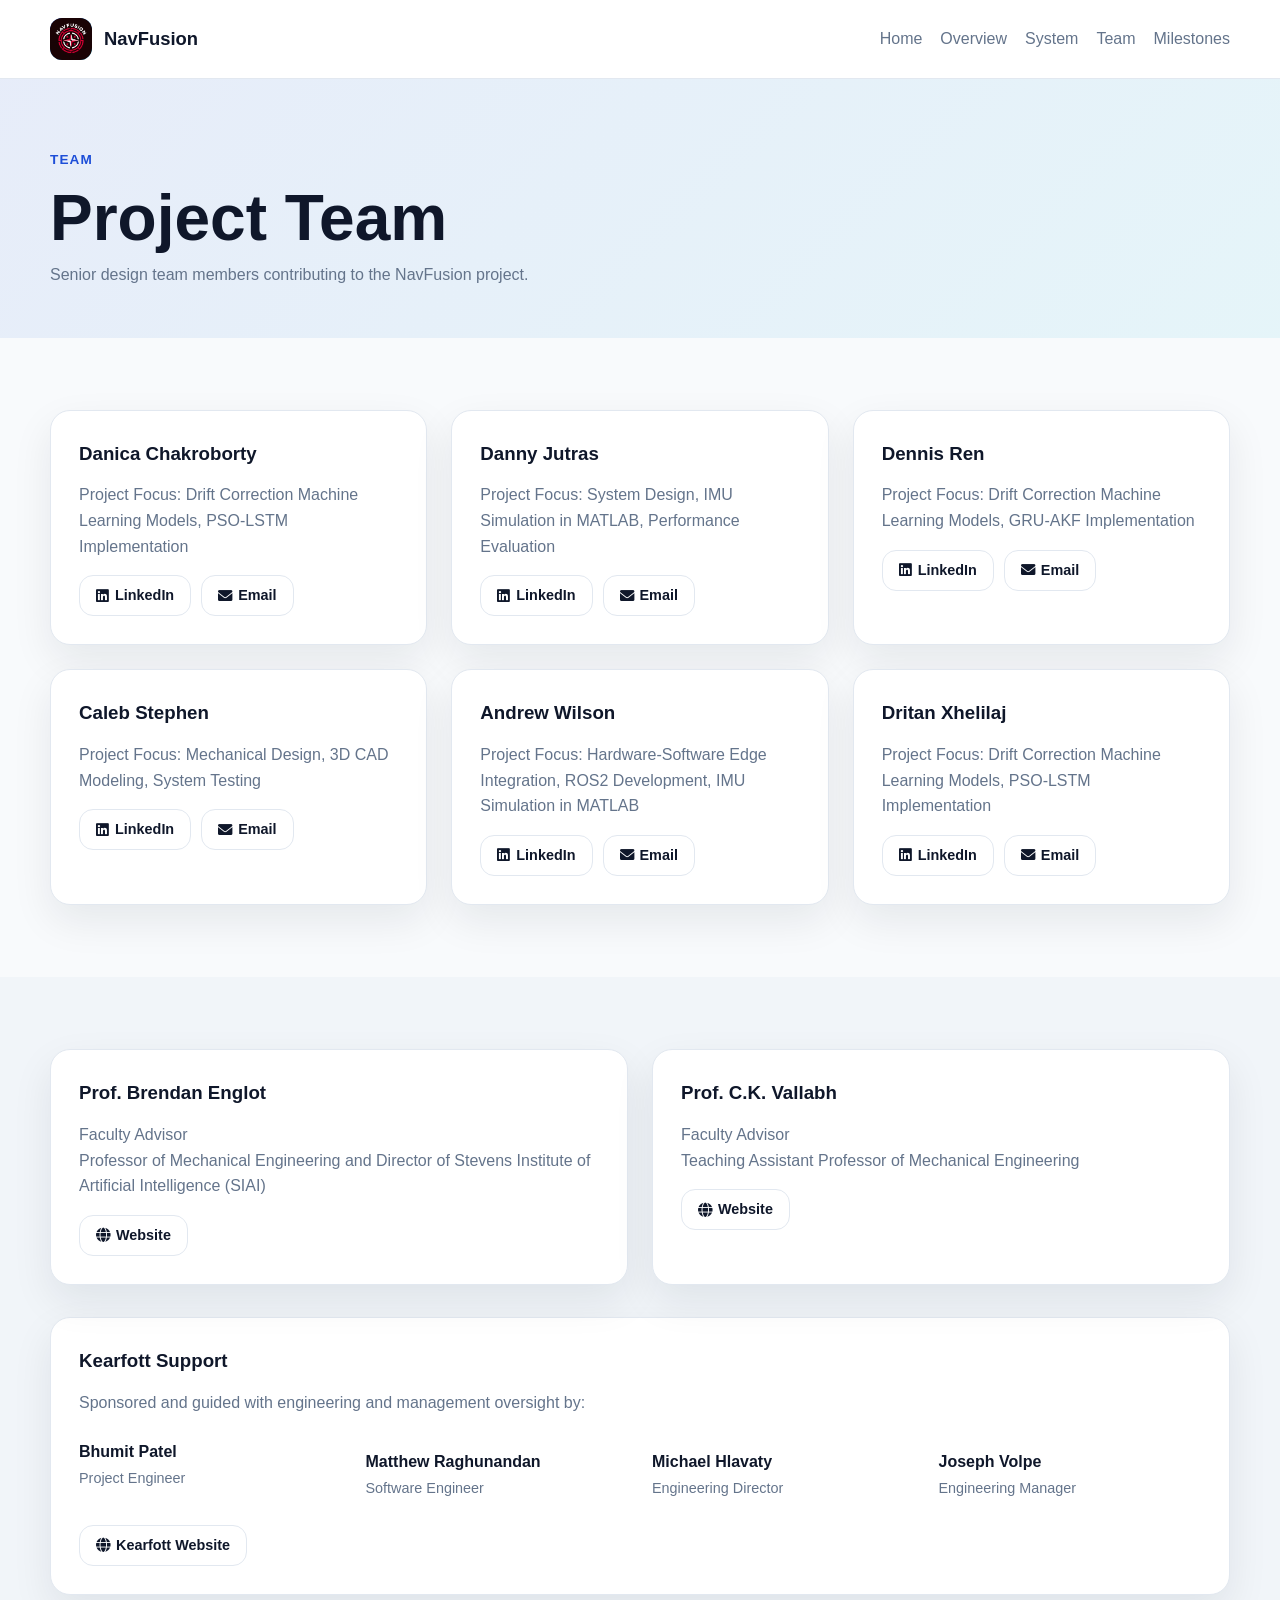
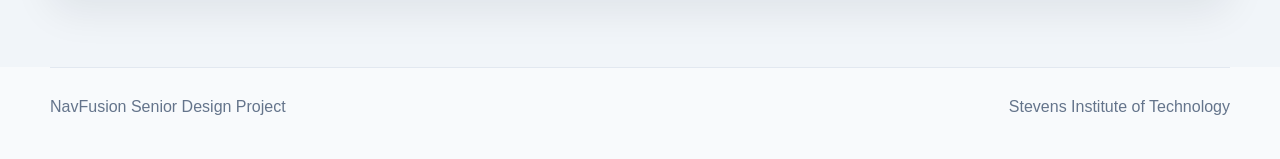
<file: team.html>
<!DOCTYPE html>
<html lang="en">
<head>
  <meta charset="UTF-8" />
  <meta name="viewport" content="width=device-width, initial-scale=1.0" />
  <title>NavFusion | Team</title>
  <link rel="stylesheet" href="styles.css" />
  <link rel="stylesheet" href="https://cdnjs.cloudflare.com/ajax/libs/font-awesome/6.0.0/css/all.min.css" />
  <link rel="icon" href="navfusion_logo.png" type="image/png" />
</head>
<body>
  <header class="topbar">
    <div class="container nav">
      <a href="index.html" class="brand">
        <img src="navfusion_logo.png" alt="NF" class="brand-mark">
        <span>NavFusion</span>
      </a>
      <button class="menu-toggle" aria-label="Toggle Navigation">&#9776;</button>
      <nav>
        <a href="index.html">Home</a>
        <a href="overview.html">Overview</a>
        <a href="system.html">System</a>
        <a href="team.html">Team</a>
        <a href="milestones.html">Milestones</a>
      </nav>
    </div>
  </header>

  <section class="page-hero">
    <div class="container">
      <p class="eyebrow">Team</p>
      <h1>Project Team</h1>
      <p class="page-intro">
        Senior design team members contributing to the NavFusion project.
      </p>
    </div>
  </section>

  <section class="section">
    <div class="container grid-3">
      <div class="card">
        <h3>Danica Chakroborty</h3>
        <p>Project Focus: Drift Correction Machine Learning Models, PSO-LSTM Implementation</p>
        <p style="display: flex; gap: 10px; flex-wrap: wrap; margin-top: 1rem;"><a href="https://www.linkedin.com/in/danica-chakroborty-3512a2215/" target="_blank" class="btn btn-secondary" style="padding: 8px 16px; font-size: 0.9rem;"><i class="fab fa-linkedin" style="margin-right: 6px;"></i> LinkedIn</a> <a href="mailto:dchakrob@stevens.edu" class="btn btn-secondary" style="padding: 8px 16px; font-size: 0.9rem;"><i class="fas fa-envelope" style="margin-right: 6px;"></i> Email</a></p>
      </div>
      <div class="card">
        <h3>Danny Jutras</h3>
        <p>Project Focus: System Design, IMU Simulation in MATLAB, Performance Evaluation</p>
        <p style="display: flex; gap: 10px; flex-wrap: wrap; margin-top: 1rem;"><a href="https://www.linkedin.com/in/daniel-jutras-98477b269/" target="_blank" class="btn btn-secondary" style="padding: 8px 16px; font-size: 0.9rem;"><i class="fab fa-linkedin" style="margin-right: 6px;"></i> LinkedIn</a> <a href="mailto:djutras@stevens.edu" class="btn btn-secondary" style="padding: 8px 16px; font-size: 0.9rem;"><i class="fas fa-envelope" style="margin-right: 6px;"></i> Email</a></p>
      </div>
      <div class="card">
        <h3>Dennis Ren</h3>
        <p>Project Focus: Drift Correction Machine Learning Models, GRU-AKF Implementation</p>
        <p style="display: flex; gap: 10px; flex-wrap: wrap; margin-top: 1rem;"><a href="https://www.linkedin.com/in/denn1sren/" target="_blank" class="btn btn-secondary" style="padding: 8px 16px; font-size: 0.9rem;"><i class="fab fa-linkedin" style="margin-right: 6px;"></i> LinkedIn</a> <a href="mailto:dren4@stevens.edu" class="btn btn-secondary" style="padding: 8px 16px; font-size: 0.9rem;"><i class="fas fa-envelope" style="margin-right: 6px;"></i> Email</a></p>
      </div>
      <div class="card">
        <h3>Caleb Stephen</h3>
        <p>Project Focus: Mechanical Design, 3D CAD Modeling, System Testing</p>
        <p style="display: flex; gap: 10px; flex-wrap: wrap; margin-top: 1rem;"><a href="https://www.linkedin.com/in/calebstephen/" target="_blank" class="btn btn-secondary" style="padding: 8px 16px; font-size: 0.9rem;"><i class="fab fa-linkedin" style="margin-right: 6px;"></i> LinkedIn</a> <a href="mailto:cstephe2@stevens.edu" class="btn btn-secondary" style="padding: 8px 16px; font-size: 0.9rem;"><i class="fas fa-envelope" style="margin-right: 6px;"></i> Email</a></p>
      </div>
      <div class="card">
        <h3>Andrew Wilson</h3>
        <p>Project Focus: Hardware-Software Edge Integration, ROS2 Development, IMU Simulation in MATLAB</p>
        <p style="display: flex; gap: 10px; flex-wrap: wrap; margin-top: 1rem;"><a href="https://www.linkedin.com/in/andrew-s-wilson04" target="_blank" class="btn btn-secondary" style="padding: 8px 16px; font-size: 0.9rem;"><i class="fab fa-linkedin" style="margin-right: 6px;"></i> LinkedIn</a> <a href="mailto:awilson4@stevens.edu" class="btn btn-secondary" style="padding: 8px 16px; font-size: 0.9rem;"><i class="fas fa-envelope" style="margin-right: 6px;"></i> Email</a></p>
      </div>
      <div class="card">
        <h3>Dritan Xhelilaj</h3>
        <p>Project Focus: Drift Correction Machine Learning Models, PSO-LSTM Implementation</p>
        <p style="display: flex; gap: 10px; flex-wrap: wrap; margin-top: 1rem;"><a href="https://www.linkedin.com/in/dritan-xhelilaj-54a067354/" target="_blank" class="btn btn-secondary" style="padding: 8px 16px; font-size: 0.9rem;"><i class="fab fa-linkedin" style="margin-right: 6px;"></i> LinkedIn</a> <a href="mailto:dxhelila@stevens.edu" class="btn btn-secondary" style="padding: 8px 16px; font-size: 0.9rem;"><i class="fas fa-envelope" style="margin-right: 6px;"></i> Email</a></p>
      </div>
    </div>
  </section>

  <section class="section light">
    <div class="container grid-2">
      <div class="card">
        <h3>Prof. Brendan Englot</h3>
        <p>Faculty Advisor</p>
        <p>Professor of Mechanical Engineering and Director of Stevens Institute of Artificial Intelligence (SIAI)</p>
        <p style="margin-top: 1rem;"><a href="https://www.stevens.edu/profile/benglot" target="_blank" class="btn btn-secondary" style="padding: 8px 16px; font-size: 0.9rem;"><i class="fas fa-globe" style="margin-right: 6px;"></i> Website</a></p>
      </div>
      <div class="card">
        <h3>Prof. C.K. Vallabh</h3>
        <p>Faculty Advisor</p>
        <p>Teaching Assistant Professor of Mechanical Engineering</p>
        <p style="margin-top: 1rem;"><a href="https://www.stevens.edu/profile/cvallabh" target="_blank" class="btn btn-secondary" style="padding: 8px 16px; font-size: 0.9rem;"><i class="fas fa-globe" style="margin-right: 6px;"></i> Website</a></p>
      </div>
    </div>
    <div class="container" style="margin-top: 2rem;">
      <div class="card">
        <h3>Kearfott Support</h3>
        <p style="margin-bottom: 1.5rem;">Sponsored and guided with engineering and management oversight by:</p>
        
        <ul style="list-style: none; padding: 0; display: grid; grid-template-columns: repeat(auto-fit, minmax(200px, 1fr)); gap: 1.5rem; margin-bottom: 1.5rem;">
          <li>
            <strong style="color: var(--navy);">Bhumit Patel</strong><br>
            <span style="font-size: 0.9rem;">Project Engineer</span>
          </li>
          <li>
            <strong style="color: var(--navy);">Matthew Raghunandan</strong><br>
            <span style="font-size: 0.9rem;">Software Engineer</span>
          </li>
          <li>
            <strong style="color: var(--navy);">Michael Hlavaty</strong><br>
            <span style="font-size: 0.9rem;">Engineering Director</span>
          </li>
          <li>
            <strong style="color: var(--navy);">Joseph Volpe</strong><br>
            <span style="font-size: 0.9rem;">Engineering Manager</span>
          </li>
        </ul>
        <p><a href="https://www.kearfott.com" target="_blank" class="btn btn-secondary" style="padding: 8px 16px; font-size: 0.9rem;"><i class="fas fa-globe" style="margin-right: 6px;"></i> Kearfott Website</a></p>
      </div>
    </div>
  </section>

  <footer>
    <div class="container footer">
      <p>NavFusion Senior Design Project</p>
      <p>Stevens Institute of Technology</p>
    </div>
  </footer>
  <script src="nav.js"></script>
</body>
</html>
</file>
<file: styles.css>
* {
  box-sizing: border-box;
  margin: 0;
  padding: 0;
}

:root {
  --navy: #0f172a;
  --blue: #1d4ed8;
  --light-blue: #dbeafe;
  --slate: #334155;
  --muted: #64748b;
  --bg: #f8fafc;
  --white: #ffffff;
  --border: #e2e8f0;
  --shadow: 0 16px 40px rgba(15, 23, 42, 0.08);
  --radius: 20px;
  --width: 1180px;
}

body {
  font-family: Arial, Helvetica, sans-serif;
  background: var(--bg);
  color: var(--slate);
  line-height: 1.6;
}

a {
  text-decoration: none;
  color: inherit;
}

.container {
  width: min(100% - 40px, var(--width));
  margin: 0 auto;
}

.topbar {
  position: sticky;
  top: 0;
  z-index: 1000;
  background: rgba(255, 255, 255, 0.95);
  border-bottom: 1px solid var(--border);
  backdrop-filter: blur(8px);
}

.nav {
  min-height: 78px;
  display: flex;
  align-items: center;
  justify-content: space-between;
  gap: 20px;
  flex-wrap: wrap;
}

.brand {
  display: flex;
  align-items: center;
  gap: 12px;
  font-size: 1.15rem;
  font-weight: 700;
  color: var(--navy);
}

.brand-mark {
  width: 42px;
  height: 42px;
  border-radius: 12px;
  display: block;
  object-fit: contain;
  background: linear-gradient(135deg, var(--blue), #06b6d4);
  color: white;
  font-weight: 800;
}

nav {
  display: flex;
  gap: 18px;
  flex-wrap: wrap;
  transition: right 0.3s ease;
}

nav a {
  color: var(--muted);
  font-weight: 500;
}

nav a:hover {
  color: var(--blue);
}

.menu-toggle {
  display: none;
  background: none;
  border: none;
  font-size: 2rem;
  color: var(--navy);
  cursor: pointer;
}

.hero,
.page-hero {
  background: linear-gradient(135deg, rgba(29, 78, 216, 0.08), rgba(6, 182, 212, 0.08));
}

.hero {
  padding: 90px 0 70px;
}

.page-hero {
  padding: 70px 0 50px;
}

.hero-grid {
  display: grid;
  grid-template-columns: 1.2fr 0.8fr;
  gap: 32px;
  align-items: center;
}

.eyebrow {
  color: var(--blue);
  font-size: 0.85rem;
  font-weight: 800;
  text-transform: uppercase;
  letter-spacing: 0.08em;
  margin-bottom: 14px;
}

h1 {
  color: var(--navy);
  font-size: clamp(2.5rem, 5vw, 4.4rem);
  line-height: 1.05;
  margin-bottom: 10px;
}

h2 {
  color: var(--navy);
  font-size: clamp(1.4rem, 2.6vw, 2.3rem);
  margin-bottom: 16px;
}

.hero-text,
.page-intro,
.section-heading p,
.card p,
.card li,
.timeline-item p {
  color: var(--muted);
}

.button-row {
  display: flex;
  gap: 14px;
  flex-wrap: wrap;
  margin-top: 24px;
}

.btn {
  display: inline-flex;
  align-items: center;
  justify-content: center;
  padding: 14px 20px;
  border-radius: 14px;
  font-weight: 700;
  border: 1px solid transparent;
}

.btn-primary {
  background: var(--blue);
  color: white;
}

.btn-secondary {
  background: white;
  border-color: var(--border);
  color: var(--navy);
}

.card {
  background: var(--white);
  border: 1px solid var(--border);
  border-radius: var(--radius);
  box-shadow: var(--shadow);
  padding: 28px;
}

.hero-card h3,
.card h3 {
  color: var(--navy);
  margin-bottom: 14px;
}

.section {
  padding: 72px 0;
}

.section.light {
  background: #f1f5f9;
}

.section-heading {
  margin-bottom: 28px;
  max-width: 780px;
}

.grid-2,
.grid-3 {
  display: grid;
  gap: 24px;
}

.grid-2 {
  grid-template-columns: repeat(2, 1fr);
}

.grid-3 {
  grid-template-columns: repeat(3, 1fr);
}

.stats {
  display: grid;
  grid-template-columns: repeat(2, 1fr);
  gap: 14px;
  margin-top: 18px;
}

.stat {
  border: 1px solid var(--border);
  border-radius: 16px;
  padding: 16px;
  background: #fcfdff;
}

.stat strong {
  display: block;
  color: var(--navy);
  font-size: 1.25rem;
  margin-bottom: 4px;
}

.card ul {
  padding-left: 20px;
}

.card li + li {
  margin-top: 10px;
}

.cta {
  background: linear-gradient(135deg, var(--navy), #1e3a8a);
  color: white;
  border-radius: 28px;
  padding: 40px;
  display: flex;
  justify-content: space-between;
  gap: 24px;
  align-items: center;
}

.cta h2,
.cta p,
.cta .eyebrow {
  color: white;
}

.timeline {
  border-left: 3px solid #bfdbfe;
  padding-left: 24px;
  display: grid;
  gap: 22px;
}

.timeline-item {
  background: white;
  border: 1px solid var(--border);
  border-radius: 18px;
  box-shadow: var(--shadow);
  padding: 22px;
  position: relative;
}

.timeline-item::before {
  content: "";
  position: absolute;
  left: -33px;
  top: 28px;
  width: 14px;
  height: 14px;
  border-radius: 50%;
  background: var(--blue);
  box-shadow: 0 0 0 6px #dbeafe;
}

.footer {
  padding: 26px 0 40px;
  border-top: 1px solid var(--border);
  display: flex;
  justify-content: space-between;
  gap: 20px;
  flex-wrap: wrap;
  color: var(--muted);
}

@media (max-width: 950px) {
  .hero-grid,
  .grid-2,
  .grid-3,
  .cta,
  .stats {
    grid-template-columns: 1fr;
  }

  .cta {
    flex-direction: column;
    align-items: flex-start;
  }
}

@media (max-width: 700px) {
  .nav {
    padding: 14px 0;
  }

  .menu-toggle {
    display: block;
    z-index: 1002;
    position: relative;
  }

  .topbar nav {
    position: fixed;
    top: 0;
    right: -280px; /* Start hidden off-screen */
    width: 280px;
    height: 100vh;
    background-color: var(--white);
    flex-direction: column;
    align-items: flex-start;
    justify-content: flex-start;
    padding: 80px 30px 30px;
    box-shadow: -4px 0 15px rgba(0,0,0,0.1);
    z-index: 1001;
  }

  .topbar nav.open {
    right: 0; /* Slide in when open */
  }

  .topbar nav a {
    font-size: 1.2rem;
    width: 100%;
    padding: 12px 0;
    border-bottom: 1px solid var(--border);
  }

  .topbar nav a:last-child {
    border-bottom: none;
  }

  .hero,
  .page-hero {
    padding-top: 56px;
  }

  .section {
    padding: 56px 0;
  }

  .card,
  .cta,
  .timeline-item {
    padding: 22px;
  }
}
</file>
